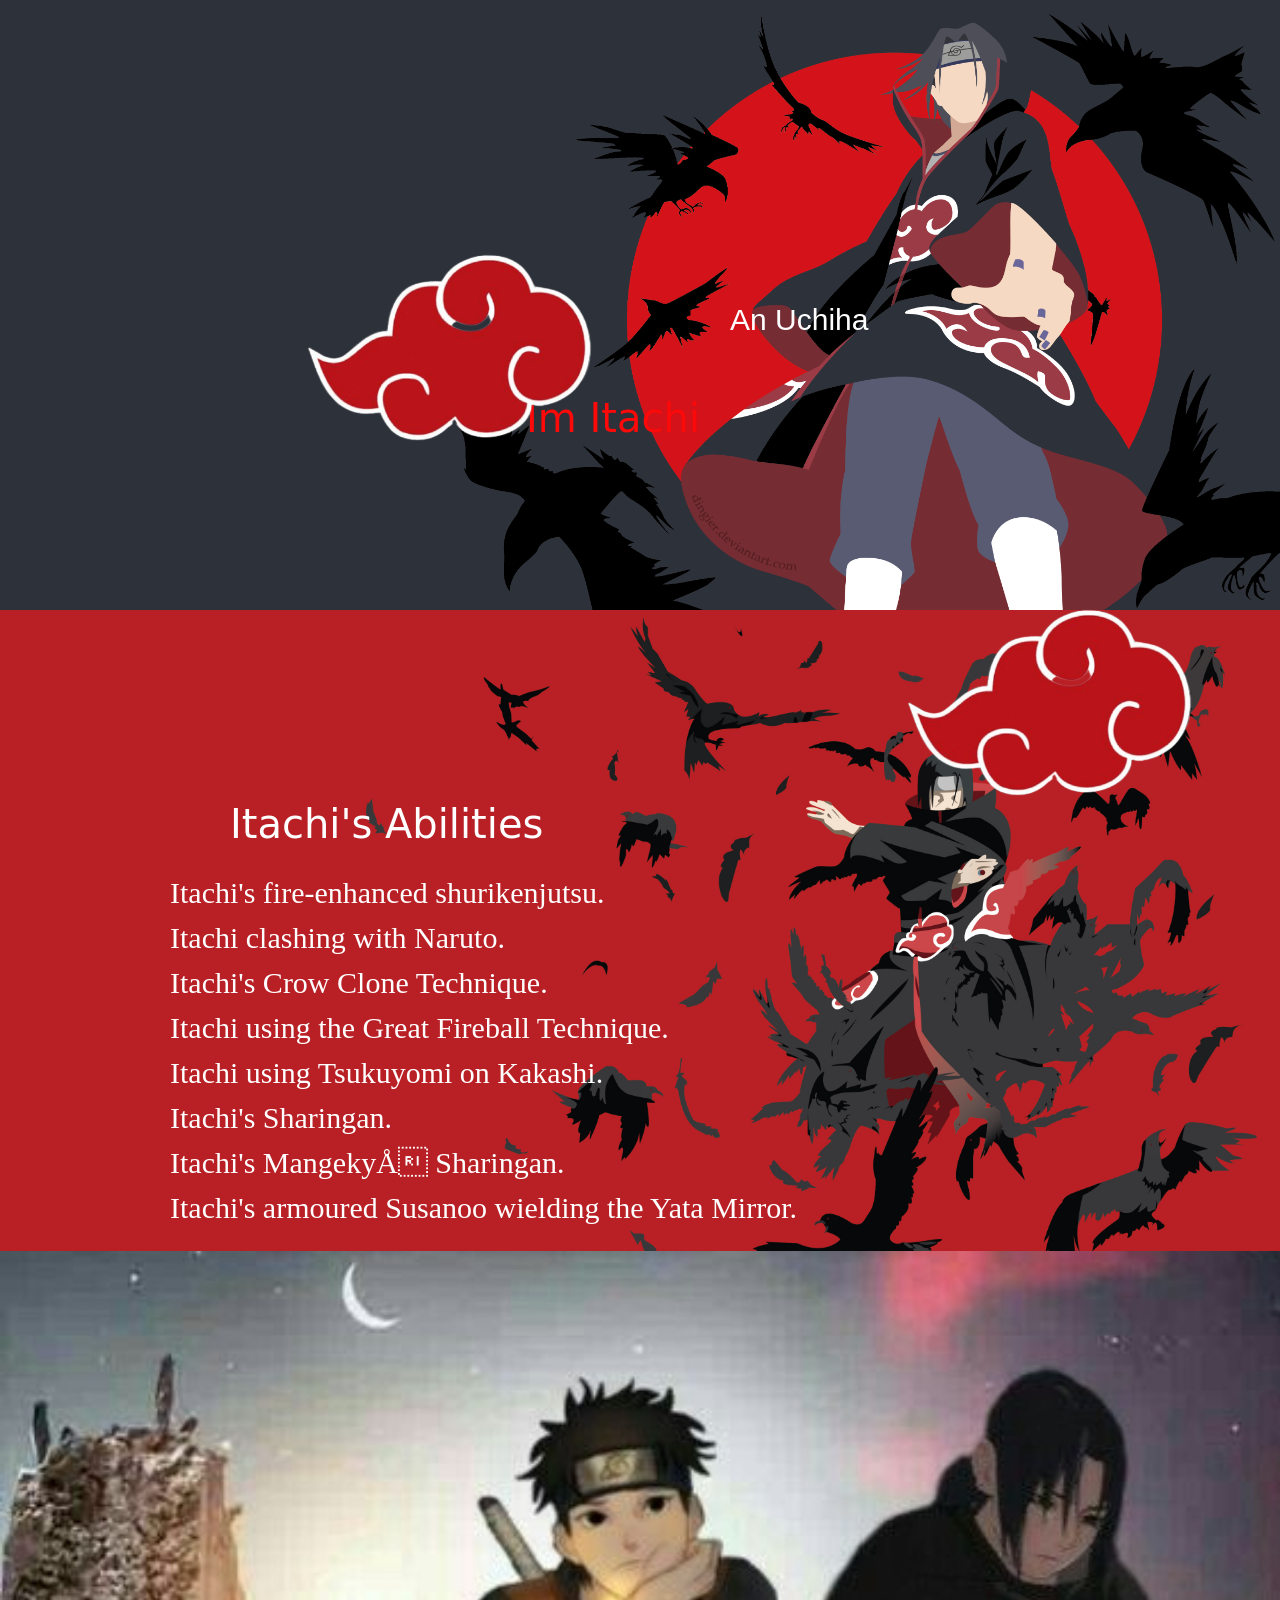
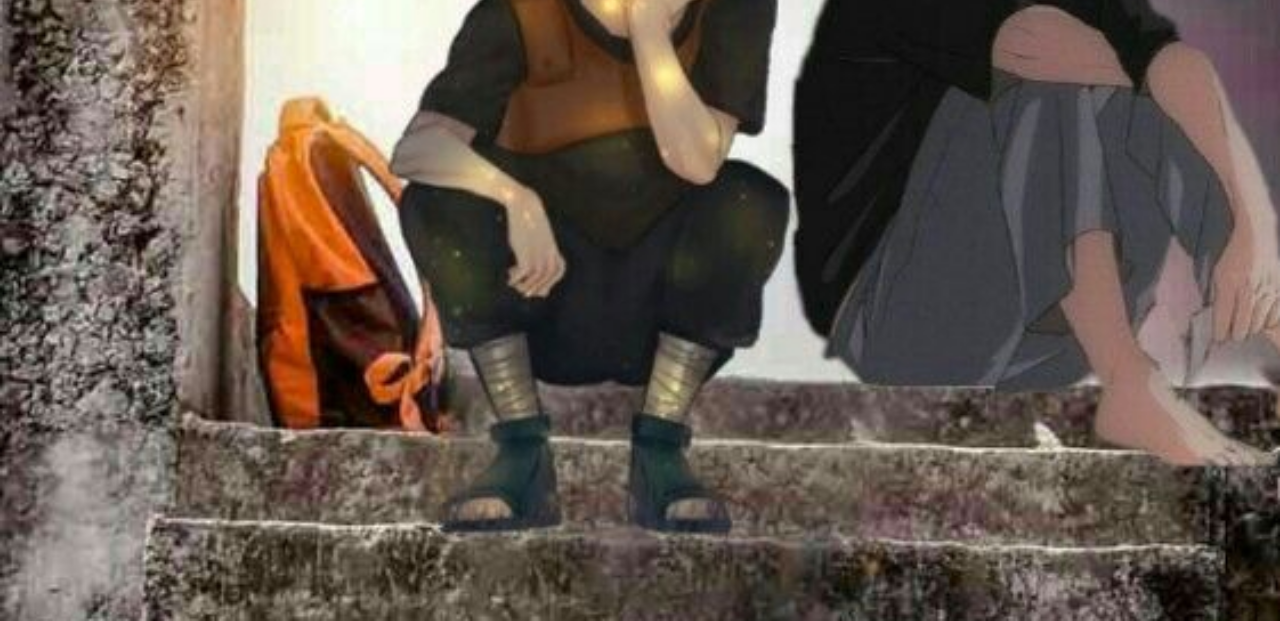
<file: Itachi/index.html>
<!DOCTYPE html>
<html lang="en" dir="ltr">
  <head>
    <title>Itachi Uchiha</title>
    <link rel="stylesheet" href="index.css">
    <link rel="icon" href="favicon.ico">
    <link href="https://fonts.googleapis.com/css2?family=Sacramento&display=swap" rel="stylesheet">
    <!-- CSS only -->
<link href="https://cdn.jsdelivr.net/npm/bootstrap@5.0.2/dist/css/bootstrap.min.css" rel="stylesheet" integrity="sha384-EVSTQN3/azprG1Anm3QDgpJLIm9Nao0Yz1ztcQTwFspd3yD65VohhpuuCOmLASjC" crossorigin="anonymous">
  </head>
  <body>
    <div>
      <img src="images/crowtachi.png" alt="" style="width:100%;">
      <img class="top-cloud"src="images/itachi_cloud.png" alt="">
      <h1 class="Text1">Im Itachi</h1>
      <p class="Text2">An Uchiha</p>
        <img class="bottom-cloud"src="images/itachi_cloud.png" alt="">
    


  
  <img src="images/crowmachi.jpg" alt="itachi1" style="width: 100%;">

  <h1 class="Text3">Itachi's Abilities</h1>
  <p class="Text4">Itachi's fire-enhanced shurikenjutsu. <br>
    Itachi clashing with Naruto.<br>
    Itachi's Crow Clone Technique.<br>
    Itachi using the Great Fireball Technique.<br>
    Itachi using Tsukuyomi on Kakashi.<br>
    Itachi's Sharingan.<br>
    Itachi's Mangekyō Sharingan.<br>
    Itachi's armoured Susanoo wielding the Yata Mirror.<br></p>
    
</div>
<img src="images/Shuisui.jpg" alt="" style="width: 100%;" class="Itachi2">

<div>
 
</div>
  </body>
</html>
</file>
<file: Itachi/index.css>
body{
    margin: 0;
    text-align: center;
    font-family: 'Sacramento', cursive;
    background-color: rgb(41, 41, 41);
}
 

  h1{
    margin: 0;
    font-size: 90px;
  }
  
  .top-cloud{
    width: 300px;
    position: absolute;
    bottom: 45px;
    left: 900px;
  
  }
  
  .bottom-cloud{
    width: 300px;
    position: absolute;
    bottom: 400px;
    left: 300px;
  
  
  }
  
  
  
  .Text1{
    position: absolute;
    bottom: 450px;
    right: 580px;
    color: rgb(252, 9, 9);

  }
  
  
  .Text2{
    position: absolute;
    top: 290px;
    left: 730px;
    color:White;
    font-size: 30px;
    font-weight: normal;
    font-family: sans-serif;
    line-height: 2;
  }

  .Text3{
    position:absolute;
    top: 800px;
    color: white;
    left: 230px;
  }
  .Text4{
    position: absolute;
    top: 870px;
    color: white;
    left: 170px;
    font-size: 30px;
    font-family: serif;
  }
</file>
